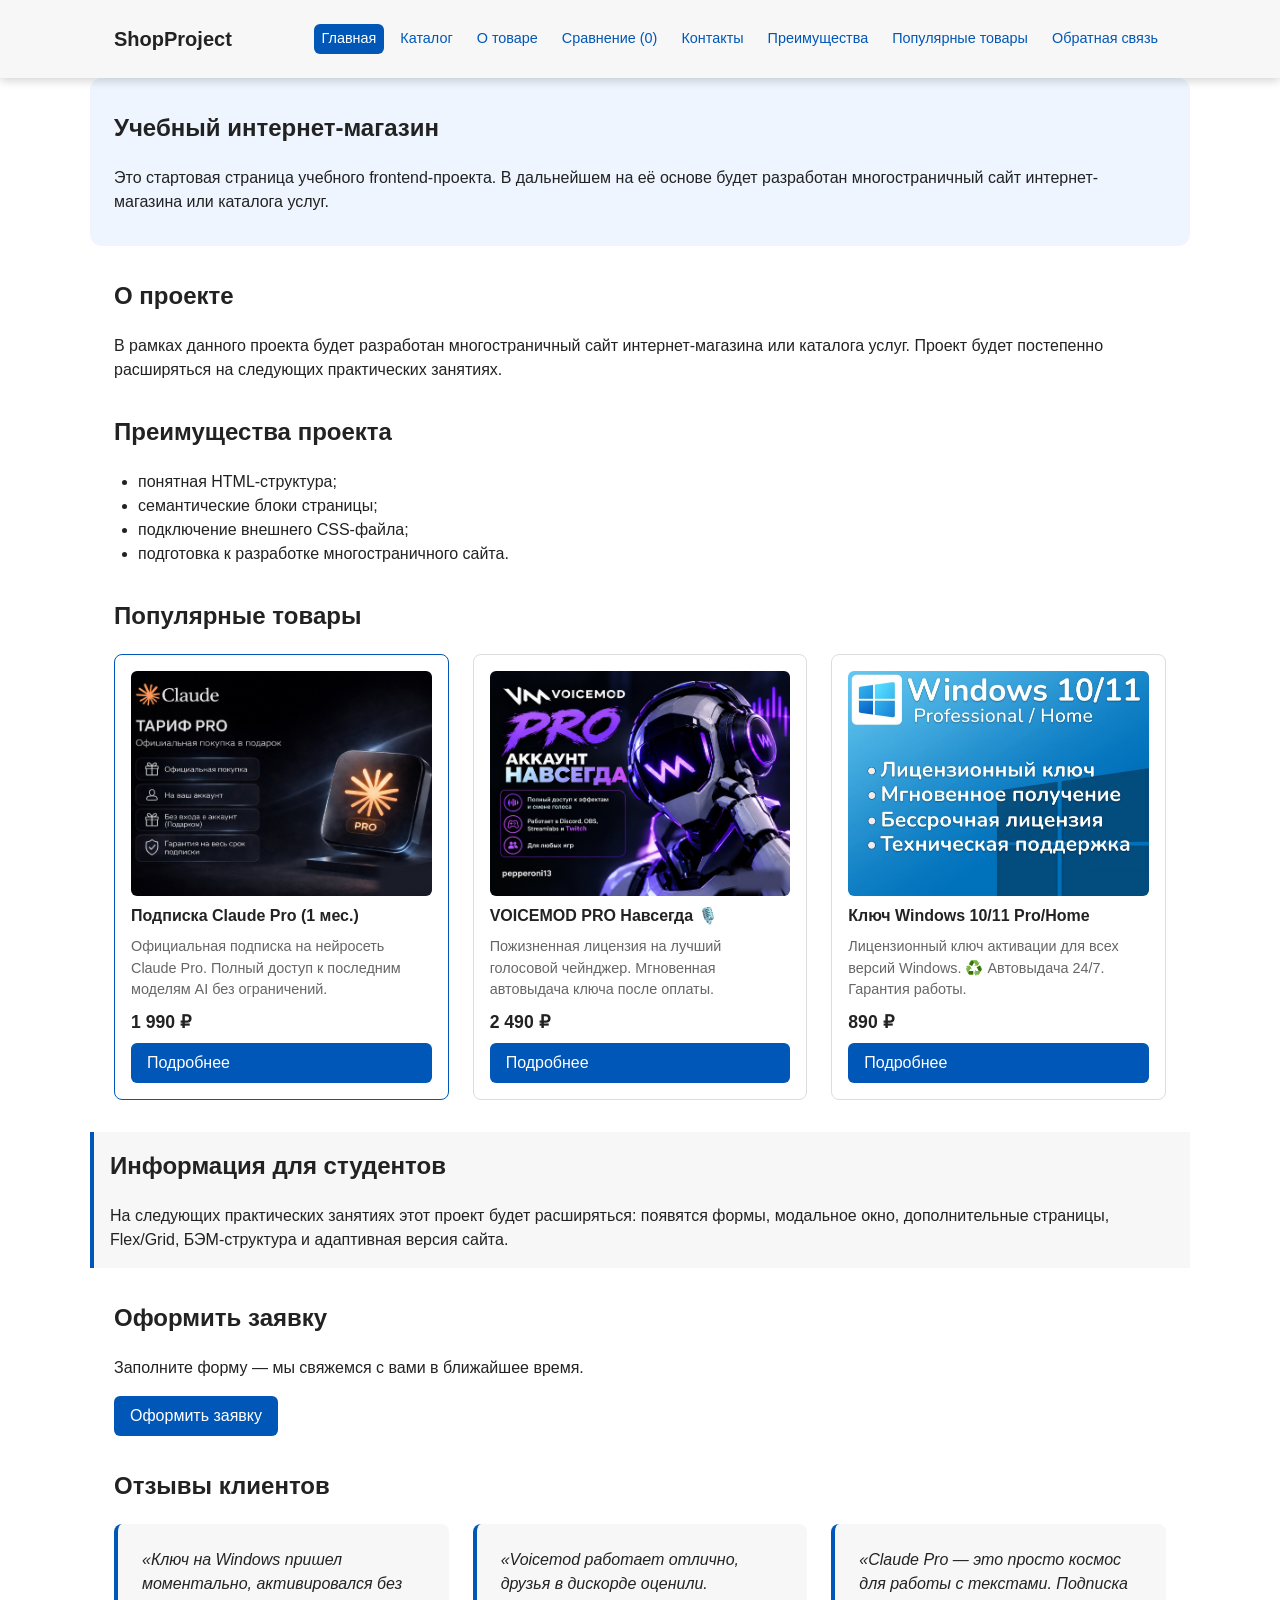
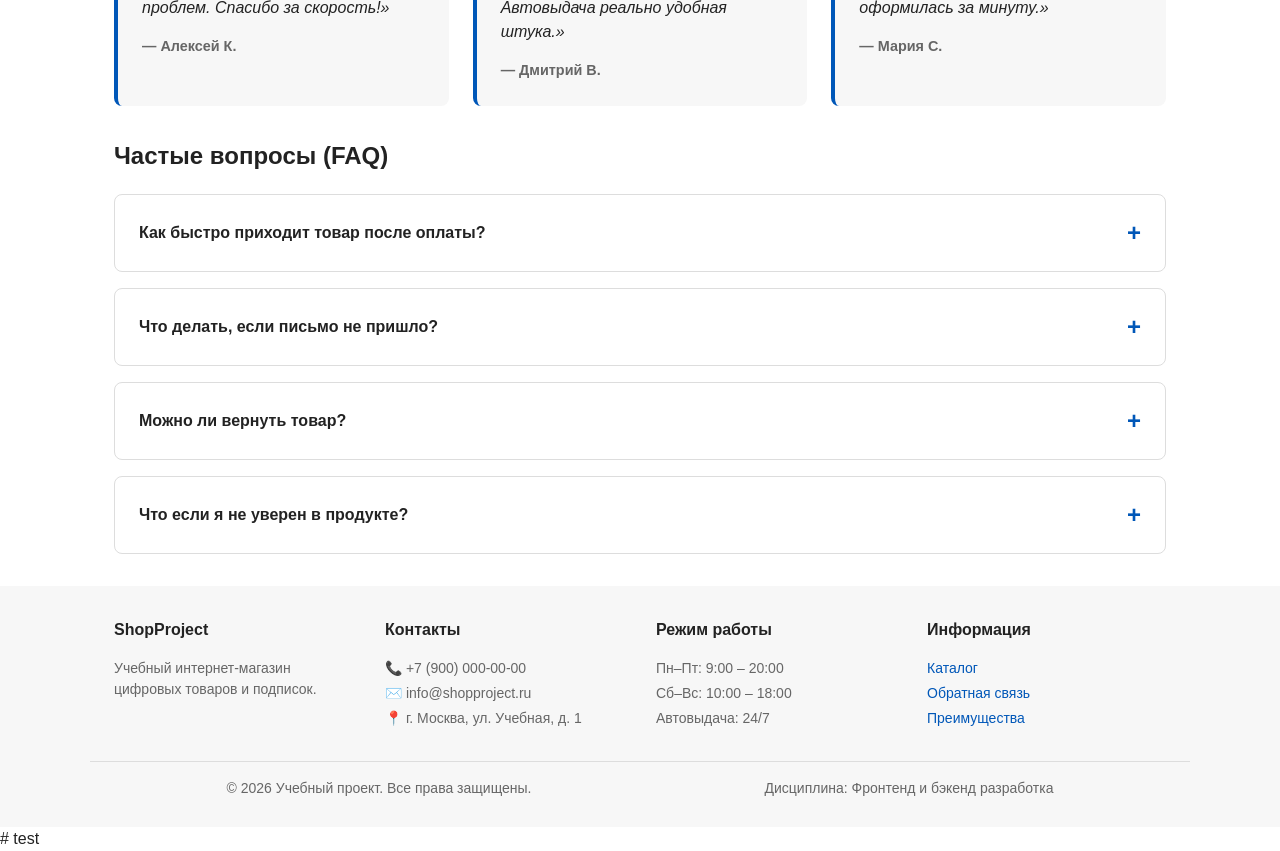
<file: index.html>
<!DOCTYPE html>
<html lang="ru">
<head>
  <meta charset="UTF-8">
  <meta name="viewport" content="width=device-width, initial-scale=1.0">
  <meta name="description" content="Учебный интернет-магазин: популярные товары, преимущества и форма заявки.">
  <title>Главная – Учебный интернет-магазин</title>
  <link rel="stylesheet" href="css/style.css">
</head>
<body>
  <header class="site-header">
    <div class="site-header__inner">
      <a class="site-header__logo" href="index.html">ShopProject</a>

      <nav class="site-nav" aria-label="Основная навигация">
        <ul class="site-nav__list">
          <li class="site-nav__item">
            <a class="site-nav__link site-nav__link--active" href="index.html">Главная</a>
          </li>
          <li class="site-nav__item">
            <a class="site-nav__link" href="catalog.html">Каталог</a>
          </li>
          <li class="site-nav__item">
            <a class="site-nav__link" href="product.html?id=1">О товаре</a>
          </li>
          <li class="site-nav__item">
            <a class="site-nav__link" href="compare.html">Сравнение (<span id="compare-count">0</span>)</a>
          </li>
          <li class="site-nav__item">
            <a class="site-nav__link" href="contacts.html">Контакты</a>
          </li>
          <li class="site-nav__item">
            <a class="site-nav__link" href="index.html#advantages">Преимущества</a>
          </li>
          <li class="site-nav__item">
            <a class="site-nav__link" href="index.html#popular">Популярные товары</a>
          </li>
          <li class="site-nav__item">
            <a class="site-nav__link" href="index.html#contacts">Обратная связь</a>
          </li>
        </ul>
      </nav>
    </div>
  </header>

  <main>
    <section class="hero">
      <h1 class="hero__title">Учебный интернет-магазин</h1>
      <p class="hero__text">Это стартовая страница учебного frontend-проекта. В дальнейшем на её основе будет разработан многостраничный сайт интернет-магазина или каталога услуг.</p>
    </section>

    <section class="discription__section">
      <h2 class="discription__section__title">О проекте</h2>
      <p class="discription__section_text">В рамках данного проекта будет разработан многостраничный сайт интернет-магазина или каталога услуг. Проект будет постепенно расширяться на следующих практических занятиях.</p>
    </section>

    <section class="section" id="advantages">
      <h2 class="section__title">Преимущества проекта</h2>
      <ul class="section__list">
        <li>понятная HTML-структура;</li>
        <li>семантические блоки страницы;</li>
        <li>подключение внешнего CSS-файла;</li>
        <li>подготовка к разработке многостраничного сайта.</li>
      </ul>
    </section>

    <section class="section" id="popular">
      <h2 class="section__title">Популярные товары</h2>

      <div class="products-grid">
        <article class="product-card product-card--featured">
          <img class="product-card__image" src="images/product-1.jpg" alt="Логотип Claude Pro">
          <h3 class="product-card__title">Подписка Claude Pro (1 мес.)</h3>
          <p class="product-card__description">Официальная подписка на нейросеть Claude Pro. Полный доступ к последним моделям AI без ограничений.</p>
          <p class="product-card__price">1 990 ₽</p>
          <a class="button button--primary product-card__button" href="product.html?id=1">Подробнее</a>
        </article>

        <article class="product-card">
          <img class="product-card__image" src="images/product-2.jpg" alt="Логотип Voicemod Pro">
          <h3 class="product-card__title">VOICEMOD PRO Навсегда 🎙️</h3>
          <p class="product-card__description">Пожизненная лицензия на лучший голосовой чейнджер. Мгновенная автовыдача ключа после оплаты.</p>
          <p class="product-card__price">2 490 ₽</p>
          <a class="button button--primary product-card__button" href="product.html?id=2">Подробнее</a>
        </article>

        <article class="product-card">
          <img class="product-card__image" src="images/product-3.jpg" alt="Коробка Windows 10/11">
          <h3 class="product-card__title">Ключ Windows 10/11 Pro/Home</h3>
          <p class="product-card__description">Лицензионный ключ активации для всех версий Windows. ♻️ Автовыдача 24/7. Гарантия работы.</p>
          <p class="product-card__price">890 ₽</p>
          <a class="button button--primary product-card__button" href="product.html?id=3">Подробнее</a>
        </article>
      </div>
    </section>

    <aside class="aside-info">
      <h2 class="aside-info__title">Информация для студентов</h2>
      <p class="aside-info__text">На следующих практических занятиях этот проект будет расширяться: появятся формы, модальное окно, дополнительные страницы, Flex/Grid, БЭМ-структура и адаптивная версия сайта.</p>
    </aside>

    <section class="section">
      <h2 class="section__title">Оформить заявку</h2>
      <p class="section__text">Заполните форму — мы свяжемся с вами в ближайшее время.</p>
      <button type="button" class="button button--primary" id="open-order-dialog">Оформить заявку</button>
    </section>
      <!-- Блок с отзывами -->
    <section class="section" id="reviews">
      <h2 class="section__title">Отзывы клиентов</h2>
      <div class="reviews-grid">
        
        <blockquote class="review-card">
          <p class="review-card__text">«Ключ на Windows пришел моментально, активировался без проблем. Спасибо за скорость!»</p>
          <footer class="review-card__author">— Алексей К.</footer>
        </blockquote>

        <blockquote class="review-card">
          <p class="review-card__text">«Voicemod работает отлично, друзья в дискорде оценили. Автовыдача реально удобная штука.»</p>
          <footer class="review-card__author">— Дмитрий В.</footer>
        </blockquote>

        <blockquote class="review-card">
          <p class="review-card__text">«Claude Pro — это просто космос для работы с текстами. Подписка оформилась за минуту.»</p>
          <footer class="review-card__author">— Мария С.</footer>
        </blockquote>

      </div>
    </section>

    <!-- Фиксированная кнопка прокрутки вверх -->
    <button class="scroll-top-btn" id="scroll-top-btn" type="button" aria-label="Прокрутить страницу вверх" title="Наверх">
      ↑
    </button>

    <!-- Блок FAQ -->
    <section class="section faq-section" id="faq">
      <h2 class="section__title">Частые вопросы (FAQ)</h2>
      
      <div class="faq-list">
        <!-- Вопрос 1 -->
        <article class="faq-item">
          <button class="faq-question" type="button" aria-expanded="false" aria-controls="answer-1">
            Как быстро приходит товар после оплаты?
          </button>
          <div class="faq-answer" id="answer-1" hidden>
            <p>Все цифровые товары (ключи Windows, подписки, услуги) отправляются автоматически на указанный E-mail в течение 1–5 минут после подтверждения платежа.</p>
          </div>
        </article>

        <!-- Вопрос 2 -->
        <article class="faq-item">
          <button class="faq-question" type="button" aria-expanded="false" aria-controls="answer-2">
            Что делать, если письмо не пришло?
          </button>
          <div class="faq-answer" id="answer-2" hidden>
            <p>Проверьте папку «Спам» или «Промоакции». Если письма нет там, напишите нам на info@shopproject.ru с темой заказа — мы вышлем дубликат вручную.</p>
          </div>
        </article>

        <!-- Вопрос 3 -->
        <article class="faq-item">
          <button class="faq-question" type="button" aria-expanded="false" aria-controls="answer-3">
            Можно ли вернуть товар?
          </button>
          <div class="faq-answer" id="answer-3" hidden>
            <p>Так как товары являются лицензионным, возврат возможен только в случае технической неисправности ключа, подтвержденной скриншотом ошибки активации. Срок обращения — 7 дней.</p>
          </div>
        </article>

        <!-- Вопрос 4 -->
        <article class="faq-item">
          <button class="faq-question" type="button" aria-expanded="false" aria-controls="answer-4">
            Что если я не уверен в продукте?
          </button>
          <div class="faq-answer" id="answer-4" hidden>
            <p>Вы всегда можете посмотреть обзоры других пользователей на интересующий товар или услугу. Так же вы сами можете написать отзыв на товар после покупки, чтобы помочь нам улучшить сервис и помочь другим пользователям.</p>
          </div>
        </article>
      </div>
    </section>
  </main>

   <footer class="site-footer" id="contacts">
    <div class="site-footer__inner">
      <div class="site-footer__column">
        <h3 class="site-footer__title">ShopProject</h3>
        <p class="site-footer__text">Учебный интернет-магазин цифровых товаров и подписок.</p>
      </div>

      <div class="site-footer__column">
        <h3 class="site-footer__title">Контакты</h3>
        <ul class="site-footer__list">
          <li>📞 +7 (900) 000-00-00</li>
          <li>✉️ info@shopproject.ru</li>
          <li>📍 г. Москва, ул. Учебная, д. 1</li>
        </ul>
      </div>

      <div class="site-footer__column">
        <h3 class="site-footer__title">Режим работы</h3>
        <ul class="site-footer__list">
          <li>Пн–Пт: 9:00 – 20:00</li>
          <li>Сб–Вс: 10:00 – 18:00</li>
          <li>Автовыдача: 24/7</li>
        </ul>
      </div>

      <div class="site-footer__column">
        <h3 class="site-footer__title">Информация</h3>
        <ul class="site-footer__list">
          <li><a href="catalog.html">Каталог</a></li>
          <li><a href="contacts.html">Обратная связь</a></li>
          <li><a href="index.html#advantages">Преимущества</a></li>
        </ul>
      </div>
    </div>

    <div class="site-footer__bottom">
      <p class="site-footer__text">&copy; 2026 Учебный проект. Все права защищены.</p>
      <p class="site-footer__text">Дисциплина: Фронтенд и бэкенд разработка</p>
    </div>
  </footer>

  <dialog class="order-dialog" id="order-dialog" aria-labelledby="order-dialog-title">
    <h2 class="order-dialog__title" id="order-dialog-title">Оформление заявки</h2>

    <form class="order-form" id="order-form" novalidate>

      <div class="order-form__field">
        <label class="order-form__label" for="order-name">Имя</label>
        <input class="order-form__input" type="text" id="order-name" name="name"
              placeholder="Введите ваше имя" required minlength="2">
        <small class="order-form__hint">Укажите ваше имя</small>
      </div>

      <div class="order-form__field">
        <label class="order-form__label" for="order-email">E-mail</label>
        <input class="order-form__input" type="email" id="order-email" name="email"
              placeholder="example@mail.ru" required>
      </div>

      <div class="order-form__field">
        <label class="order-form__label" for="order-phone">Телефон</label>
        <input class="order-form__input" type="tel" id="order-phone" name="phone"
              placeholder="+7 (900) 000-00-00" required>
        <small class="order-form__hint">Формат: +7 (900) 000-00-00</small>
      </div>

      <div class="order-form__field">
        <label class="order-form__label" for="order-date">Дата связи</label>
        <input class="order-form__input" type="date" id="order-date" name="date"
              placeholder="дд.мм.гггг">
      </div>

      <div class="order-form__field">
        <label class="order-form__label" for="order-topic">Тема заявки</label>
        <select class="order-form__select" id="order-topic" name="topic" required>
          <option value="">Выберите тему</option>
          <option value="order">Заказ товара</option>
          <option value="consultation">Консультация</option>
          <option value="return">Возврат</option>
          <option value="other">Другое</option>
        </select>
      </div>

      <div class="order-form__field">
        <label class="order-form__label" for="order-comment">Комментарий</label>
        <textarea class="order-form__textarea" id="order-comment" name="comment"
                  rows="4" placeholder="Укажите дополнительную информацию"></textarea>
      </div>

      <div class="order-form__field">
        <label class="order-form__label order-form__label--checkbox">
          <input class="order-form__checkbox" type="checkbox" name="agree" required>
          Я согласен на обработку данных
        </label>
      </div>

      <div class="order-form__actions">
        <button type="button" class="button button--secondary" id="close-order-dialog">Закрыть</button>
        <button type="submit" class="button button--primary">Отправить заявку</button>
      </div>

    </form>
  </dialog>

  <div class="success-message" id="success-message" hidden>
    Заявка успешно отправлена! Мы свяжемся с вами в ближайшее время.
  </div>

  <script src="js/main.js" defer></script>
</body>
</html>
# test
</file>
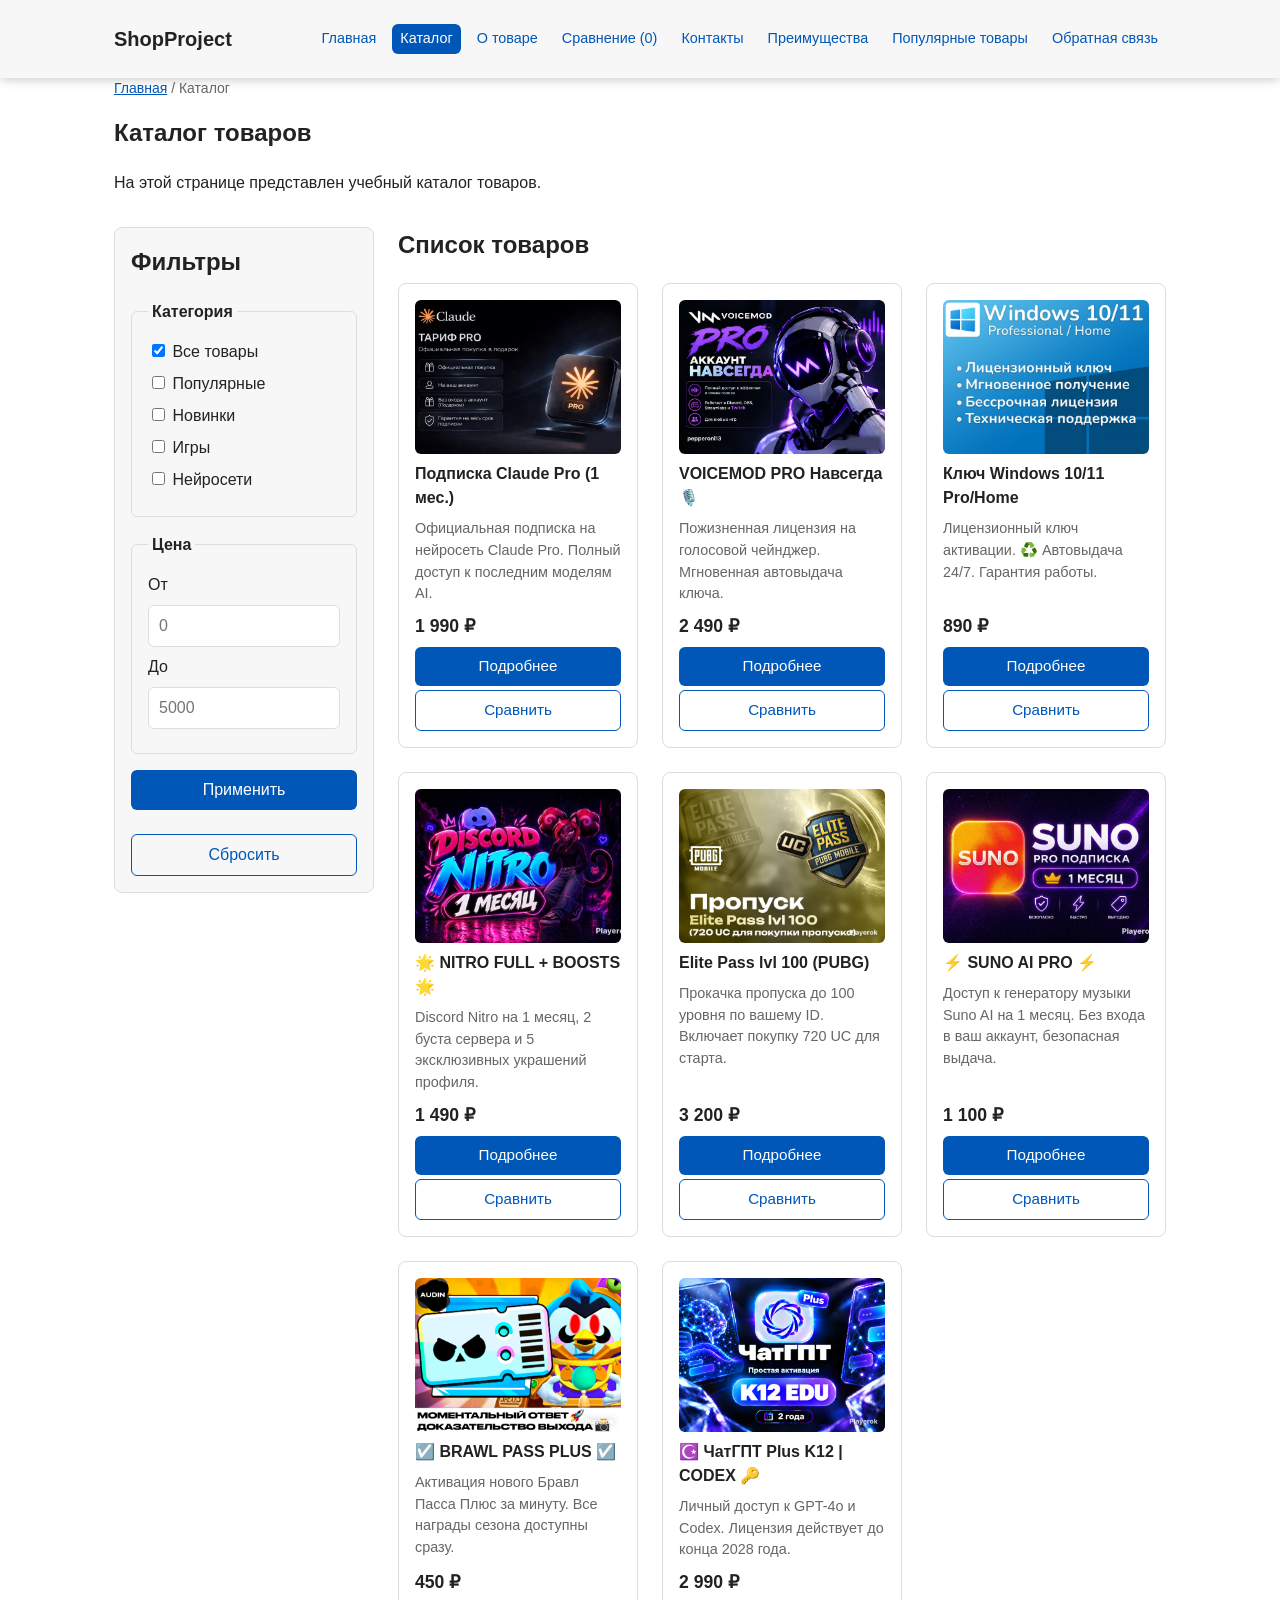
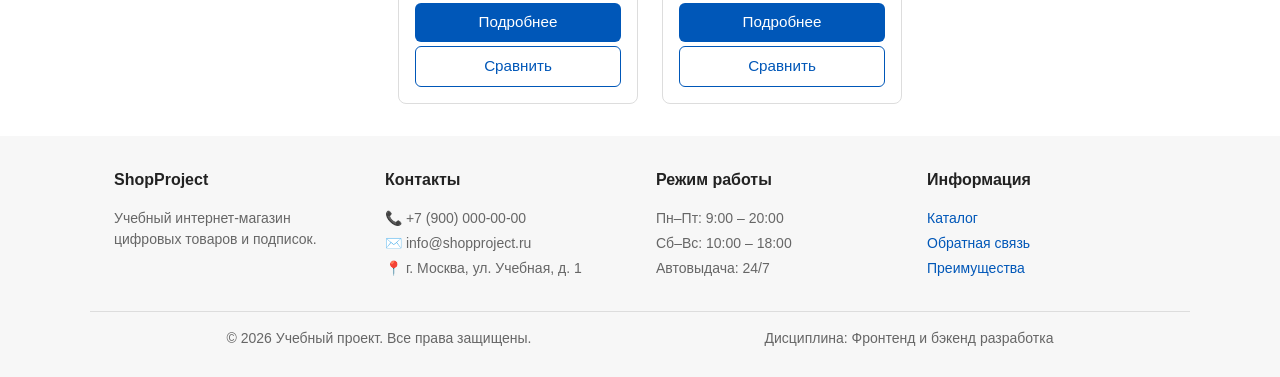
<file: catalog.html>
<!DOCTYPE html>
<html lang="ru">
<head>
  <meta charset="UTF-8">
  <meta name="viewport" content="width=device-width, initial-scale=1.0">
  <meta name="description" content="Каталог товаров учебного интернет-магазина.">
  <title>Каталог товаров – Учебный интернет-магазин</title>
  <link rel="stylesheet" href="css/style.css">
</head>
<body>
  <header class="site-header">
    <div class="site-header__inner">
      <a class="site-header__logo" href="index.html">ShopProject</a>

        <ul class="site-nav__list">
          <li class="site-nav__item">
            <a class="site-nav__link" href="index.html">Главная</a>
          </li>
          <li class="site-nav__item">
            <a class="site-nav__link site-nav__link--active" href="catalog.html">Каталог</a>
          </li>
          <li class="site-nav__item">
            <a class="site-nav__link" href="product.html?id=1">О товаре</a>
          </li>
          <li class="site-nav__item">
            <a class="site-nav__link" href="compare.html">Сравнение (<span id="compare-count">0</span>)</a>
          </li>
          <li class="site-nav__item">
            <a class="site-nav__link" href="contacts.html">Контакты</a>
          </li>
          <li class="site-nav__item">
            <a class="site-nav__link" href="index.html#advantages">Преимущества</a>
          </li>
          <li class="site-nav__item">
            <a class="site-nav__link" href="index.html#popular">Популярные товары</a>
          </li>
          <li class="site-nav__item">
            <a class="site-nav__link" href="index.html#contacts">Обратная связь</a>
          </li>
        </ul>
      </nav>
    </div>
  </header>

  <main>
    <nav class="breadcrumbs" aria-label="Хлебные крошки">
      <a class="breadcrumbs__link" href="index.html">Главная</a>
      <span class="breadcrumbs__current">Каталог</span>
    </nav>

    <section class="section">
      <h1 class="section__title">Каталог товаров</h1>
      <p class="section__text">На этой странице представлен учебный каталог товаров.</p>
    </section>

    <section class="catalog-layout">
      <aside class="catalog-filters">
        <h2 class="catalog-filters__title">Фильтры</h2>

        <form class="filters-form" id="catalog-filter-form">
          <fieldset class="filters-form__group">
            <legend class="filters-form__legend">Категория</legend>

            <label class="filters-form__label">
              <input type="checkbox" name="category" value="all" checked>
              Все товары
            </label>

            <label class="filters-form__label">
              <input type="checkbox" name="category" value="popular">
              Популярные
            </label>

            <label class="filters-form__label">
              <input type="checkbox" name="category" value="new">
              Новинки
            </label>

            <label class="filters-form__label">
              <input type="checkbox" name="category" value="games">
              Игры
            </label>

            <label class="filters-form__label">
              <input type="checkbox" name="category" value="ai">
              Нейросети
            </label>
          </fieldset>

          <fieldset class="filters-form__group">
            <legend class="filters-form__legend">Цена</legend>

            <label class="filters-form__label" for="price-from">От</label>
            <input class="filters-form__input" id="price-from" name="price-from" type="number" min="0" placeholder="0">

            <label class="filters-form__label" for="price-to">До</label>
            <input class="filters-form__input" id="price-to" name="price-to" type="number" min="0" placeholder="5000">
          </fieldset>

          <button class="button button--primary" type="submit">Применить</button>
          <button class="button button--secondary" type="reset" style="margin-top: var(--space-sm); width: 100%;">Сбросить</button>
        </form>
      </aside>

      <section class="catalog-products">
        <h2 class="catalog-products__title">Список товаров</h2>

        <div class="products-grid" id="products-container">
          
          <!-- Товар 1: Популярное + Нейросети -->
          <article class="product-card" data-id="1" data-category="popular,ai" data-price="1990">
            <img class="product-card__image" src="images/product-1.jpg" alt="Логотип Claude Pro">
            <h3 class="product-card__title">Подписка Claude Pro (1 мес.)</h3>
            <p class="product-card__description">Официальная подписка на нейросеть Claude Pro. Полный доступ к последним моделям AI.</p>
            
            <p class="product-card__price">1 990 ₽</p>
            <div class="product-actions">
              <a class="button button--primary product-card__button" href="product.html?id=1">Подробнее</a>
              <button class="button button--secondary compare-btn" type="button" data-compare-id="1">Сравнить</button>
            </div>
          </article>

          <!-- Товар 2: Популярное -->
          <article class="product-card" data-id="2" data-category="popular" data-price="2490">
            <img class="product-card__image" src="images/product-2.jpg" alt="Логотип Voicemod Pro">
            <h3 class="product-card__title">VOICEMOD PRO Навсегда 🎙️</h3>
            <p class="product-card__description">Пожизненная лицензия на голосовой чейнджер. Мгновенная автовыдача ключа.</p>
            <p class="product-card__price">2 490 ₽</p>
            <div class="product-actions">
              <a class="button button--primary product-card__button" href="product.html?id=2">Подробнее</a>
              <button class="button button--secondary compare-btn" type="button" data-compare-id="2">Сравнить</button>
            </div>
          </article>

          <!-- Товар 3: Популярное -->
          <article class="product-card" data-id="3" data-category="popular" data-price="890">
            <img class="product-card__image" src="images/product-3.jpg" alt="Коробка Windows 10/11">
            <h3 class="product-card__title">Ключ Windows 10/11 Pro/Home</h3>
            <p class="product-card__description">Лицензионный ключ активации. ♻️ Автовыдача 24/7. Гарантия работы.</p>
            <p class="product-card__price">890 ₽</p>
            <div class="product-actions">
              <a class="button button--primary product-card__button" href="product.html?id=3">Подробнее</a>
              <button class="button button--secondary compare-btn" type="button" data-compare-id="3">Сравнить</button>
            </div>
          </article>

          <!-- Товар 4: Новинка + Игры -->
          <article class="product-card" data-id="4" data-category="new,games" data-price="1490">
            <img class="product-card__image" src="images/product-4.jpg" alt="Discord Nitro">
            <h3 class="product-card__title">🌟 NITRO FULL + BOOSTS 🌟</h3>
            <p class="product-card__description">Discord Nitro на 1 месяц, 2 буста сервера и 5 эксклюзивных украшений профиля.</p>
            <p class="product-card__price">1 490 ₽</p>
            <div class="product-actions">
              <a class="button button--primary product-card__button" href="product.html?id=4">Подробнее</a>
              <button class="button button--secondary compare-btn" type="button" data-compare-id="4">Сравнить</button>
            </div>
          </article>

          <!-- Товар 5: Игры -->
          <article class="product-card" data-id="5" data-category="games" data-price="3200">
            <img class="product-card__image" src="images/product-5.jpg" alt="PUBG Mobile Elite Pass">
            <h3 class="product-card__title">Elite Pass lvl 100 (PUBG)</h3>
            <p class="product-card__description">Прокачка пропуска до 100 уровня по вашему ID. Включает покупку 720 UC для старта.</p>
            <p class="product-card__price">3 200 ₽</p>
            <div class="product-actions">
            <a class="button button--primary product-card__button" href="product.html?id=5">Подробнее</a>
            <button class="button button--secondary compare-btn" type="button" data-compare-id="5">Сравнить</button>
            </div>
          </article>

          <!-- Товар 6: Новинка + Нейросети -->
          <article class="product-card" data-id="6" data-category="new,ai" data-price="1100">
            <img class="product-card__image" src="images/product-6.jpg" alt="Suno AI Logo">
            <h3 class="product-card__title">⚡️ SUNO AI PRO ⚡️</h3>
            <p class="product-card__description">Доступ к генератору музыки Suno AI на 1 месяц. Без входа в ваш аккаунт, безопасная выдача.</p>
            <p class="product-card__price">1 100 ₽</p>
            <div class="product-actions">
            <a class="button button--primary product-card__button" href="product.html?id=6">Подробнее</a>
            <button class="button button--secondary compare-btn" type="button" data-compare-id="6">Сравнить</button>
            </div>
          </article>

          <!-- Товар 7: Игры -->
          <article class="product-card" data-id="7" data-category="games" data-price="450">
            <img class="product-card__image" src="images/product-7.jpg" alt="Brawl Stars Pass">
            <h3 class="product-card__title">☑️ BRAWL PASS PLUS ☑️</h3>
            <p class="product-card__description">Активация нового Бравл Пасса Плюс за минуту. Все награды сезона доступны сразу.</p>
            <p class="product-card__price">450 ₽</p>
            <div class="product-actions">
            <a class="button button--primary product-card__button" href="product.html?id=7">Подробнее</a>
            <button class="button button--secondary compare-btn" type="button" data-compare-id="7">Сравнить</button>
          </div>
          </article>

          <!-- Товар 8: Новинка + Нейросети -->
          <article class="product-card" data-id="8" data-category="new,ai" data-price="2990">
            <img class="product-card__image" src="images/product-8.jpg" alt="ChatGPT Plus Key">
            <h3 class="product-card__title">☪️ ЧатГПТ Plus K12 | CODEX 🔑</h3>
            <p class="product-card__description">Личный доступ к GPT-4o и Codex. Лицензия действует до конца 2028 года.</p>
            <p class="product-card__price">2 990 ₽</p>
            <div class="product-actions">
            <a class="button button--primary product-card__button" href="product.html?id=8">Подробнее</a>
            <button class="button button--secondary compare-btn" type="button" data-compare-id="8">Сравнить</button>
          </div>
          </article>

        </div>
        
        <div id="no-results-msg" hidden style="text-align:center; padding: var(--space-xl); color: var(--color-muted); grid-column: 1 / -1;">
          По вашему запросу ничего не найдено. Попробуйте изменить фильтры.
        </div>
      </section>
    </section>
    <button class="scroll-top-btn" id="scroll-top-btn" type="button" aria-label="Прокрутить страницу вверх" title="Наверх">
      ↑
    </button>
  </main>

  <footer class="site-footer" id="contacts">
    <div class="site-footer__inner">
      <div class="site-footer__column">
        <h3 class="site-footer__title">ShopProject</h3>
        <p class="site-footer__text">Учебный интернет-магазин цифровых товаров и подписок.</p>
      </div>
      <div class="site-footer__column">
        <h3 class="site-footer__title">Контакты</h3>
        <ul class="site-footer__list">
          <li>📞 +7 (900) 000-00-00</li>
          <li>✉️ info@shopproject.ru</li>
          <li>📍 г. Москва, ул. Учебная, д. 1</li>
        </ul>
      </div>
      <div class="site-footer__column">
        <h3 class="site-footer__title">Режим работы</h3>
        <ul class="site-footer__list">
          <li>Пн–Пт: 9:00 – 20:00</li>
          <li>Сб–Вс: 10:00 – 18:00</li>
          <li>Автовыдача: 24/7</li>
        </ul>
      </div>
      <div class="site-footer__column">
        <h3 class="site-footer__title">Информация</h3>
        <ul class="site-footer__list">
          <li><a href="catalog.html">Каталог</a></li>
          <li><a href="contacts.html">Обратная связь</a></li>
          <li><a href="index.html#advantages">Преимущества</a></li>
        </ul>
      </div>
    </div>
    <div class="site-footer__bottom">
      <p class="site-footer__text">&copy; 2026 Учебный проект. Все права защищены.</p>
      <p class="site-footer__text">Дисциплина: Фронтенд и бэкенд разработка</p>
    </div>
  </footer>

  <script src="js/db.js" defer></script>
  <script src="js/main.js" defer></script>
  <script src="js/catalog.js" defer></script>
</body>
</html>
</file>
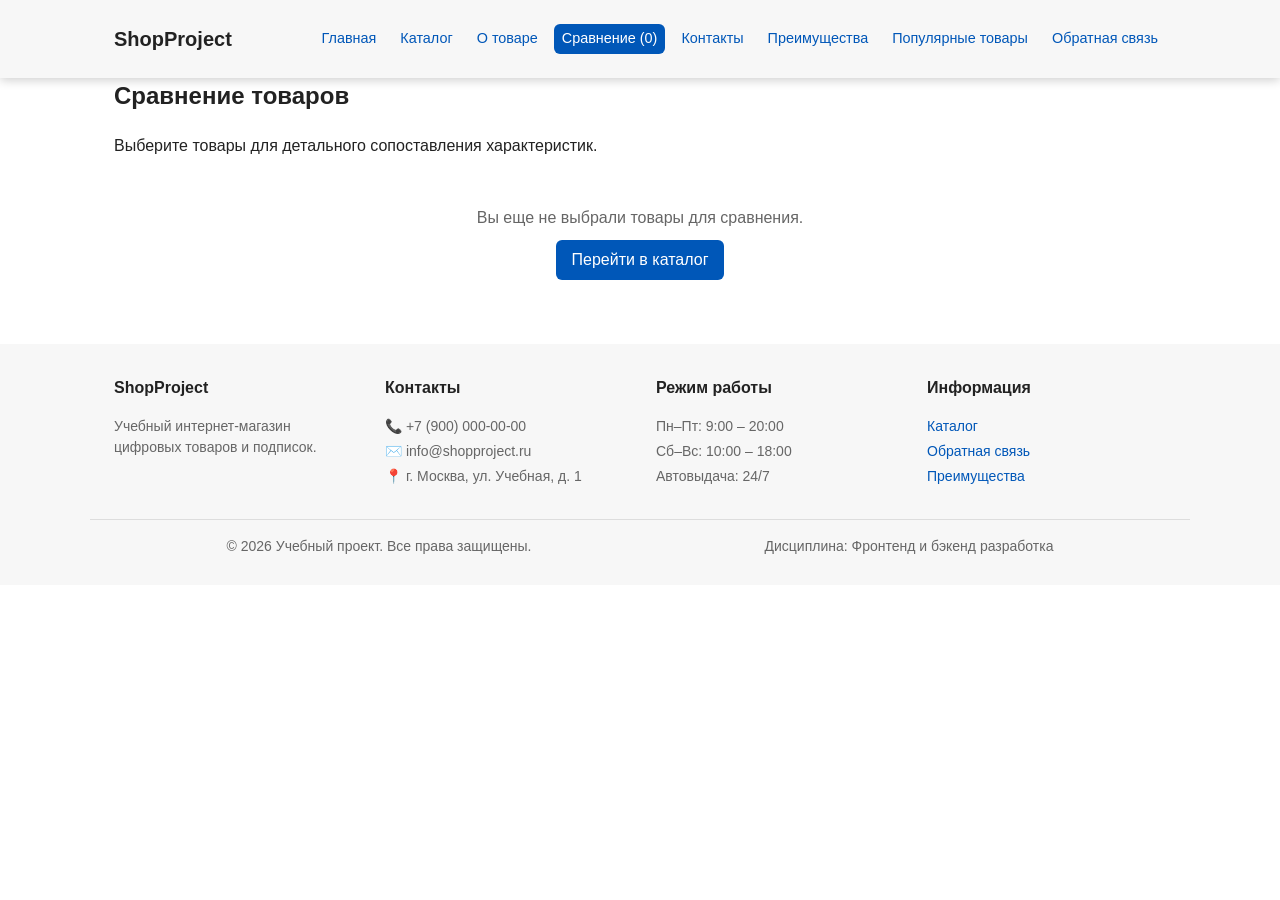
<file: compare.html>
<!DOCTYPE html>
<html lang="ru">
<head>
  <meta charset="UTF-8">
  <meta name="viewport" content="width=device-width, initial-scale=1.0">
  <title>Сравнение товаров – ShopProject</title>
  <link rel="stylesheet" href="css/style.css">
  <style>
    .compare-table {
      width: 100%;
      border-collapse: collapse;
      margin-top: var(--space-lg);
      background-color: var(--color-bg);
      box-shadow: 0 2px 8px rgba(0,0,0,0.05);
      border-radius: var(--radius-md);
      overflow: hidden;
    }
    .compare-table th, .compare-table td {
      padding: var(--space-md);
      text-align: left;
      border-bottom: 1px solid var(--color-border);
      vertical-align: top;
    }
    .compare-table th {
      background-color: var(--color-surface);
      font-weight: 700;
      width: 200px; /* Ширина колонки с названиями параметров */
    }
    .compare-table tr:last-child td,
    .compare-table tr:last-child th {
      border-bottom: none;
    }
    .compare-image {
      max-width: 150px;
      aspect-ratio: 4/3;
      object-fit: cover;
      border-radius: var(--radius-sm);
      display: block;
      margin-bottom: var(--space-sm);
    }
    .remove-from-compare {
      color: var(--color-danger);
      cursor: pointer;
      font-size: 0.9rem;
      text-decoration: underline;
      background: none;
      border: none;
      padding: 0;
      margin-top: var(--space-sm);
      display: inline-block;
    }
    .empty-compare-msg {
      text-align: center;
      padding: var(--space-xl);
      color: var(--color-muted);
    }
    @media (max-width: 768px) {
      .compare-table { display: block; overflow-x: auto; white-space: nowrap; }
      .compare-table th { position: sticky; left: 0; z-index: 1; }
    }
  </style>
</head>
<body>
  <header class="site-header">
    <div class="site-header__inner">
      <a class="site-header__logo" href="index.html">ShopProject</a>
      <nav class="site-nav" aria-label="Основная навигация">
        <ul class="site-nav__list">
          <li class="site-nav__item">
            <a class="site-nav__link" href="index.html">Главная</a>
          </li>
          <li class="site-nav__item">
            <a class="site-nav__link" href="catalog.html">Каталог</a>
          </li>
          <li class="site-nav__item">
            <a class="site-nav__link" href="product.html?id=1">О товаре</a>
          </li>
          <li class="site-nav__item">
            <a class="site-nav__link site-nav__link--active" href="compare.html">Сравнение (<span id="compare-count">0</span>)</a>
          </li>
          <li class="site-nav__item">
            <a class="site-nav__link" href="contacts.html">Контакты</a>
          </li>
          <li class="site-nav__item">
            <a class="site-nav__link" href="index.html#advantages">Преимущества</a>
          </li>
          <li class="site-nav__item">
            <a class="site-nav__link" href="index.html#popular">Популярные товары</a>
          </li>
          <li class="site-nav__item">
            <a class="site-nav__link" href="index.html#contacts">Обратная связь</a>
          </li>
        </ul>
      </nav>
    </div>
  </header>

  <main>
    <section class="section">
      <h1 class="section__title">Сравнение товаров</h1>
      <p class="section__text">Выберите товары для детального сопоставления характеристик.</p>
      
      <div id="compare-container">
        <!-- Сюда JS вставит таблицу -->
        <div class="empty-compare-msg">Вы еще не выбрали товары для сравнения.</div>
      </div>
    </section>
  </main>

  <footer class="site-footer">
    <div class="site-footer__inner">
       <!-- Твой стандартный футер -->
       <div class="site-footer__column">
        <h3 class="site-footer__title">ShopProject</h3>
        <p class="site-footer__text">Учебный интернет-магазин цифровых товаров и подписок.</p>
      </div>
      <div class="site-footer__column">
        <h3 class="site-footer__title">Контакты</h3>
        <ul class="site-footer__list">
          <li>📞 +7 (900) 000-00-00</li>
          <li>✉️ info@shopproject.ru</li>
          <li>📍 г. Москва, ул. Учебная, д. 1</li>
        </ul>
      </div>
      <div class="site-footer__column">
        <h3 class="site-footer__title">Режим работы</h3>
        <ul class="site-footer__list">
          <li>Пн–Пт: 9:00 – 20:00</li>
          <li>Сб–Вс: 10:00 – 18:00</li>
          <li>Автовыдача: 24/7</li>
        </ul>
      </div>
      <div class="site-footer__column">
        <h3 class="site-footer__title">Информация</h3>
        <ul class="site-footer__list">
          <li><a href="catalog.html">Каталог</a></li>
          <li><a href="contacts.html">Обратная связь</a></li>
          <li><a href="index.html#advantages">Преимущества</a></li>
        </ul>
      </div>
    </div>
    <div class="site-footer__bottom">
      <p class="site-footer__text">&copy; 2026 Учебный проект. Все права защищены.</p>
      <p class="site-footer__text">Дисциплина: Фронтенд и бэкенд разработка</p>
    </div>
  </footer>

    <script src="js/db.js" defer></script>
    <script src="js/main.js" defer></script>
    <script src="js/compare.js" defer></script>
</body>
</html>
</file>
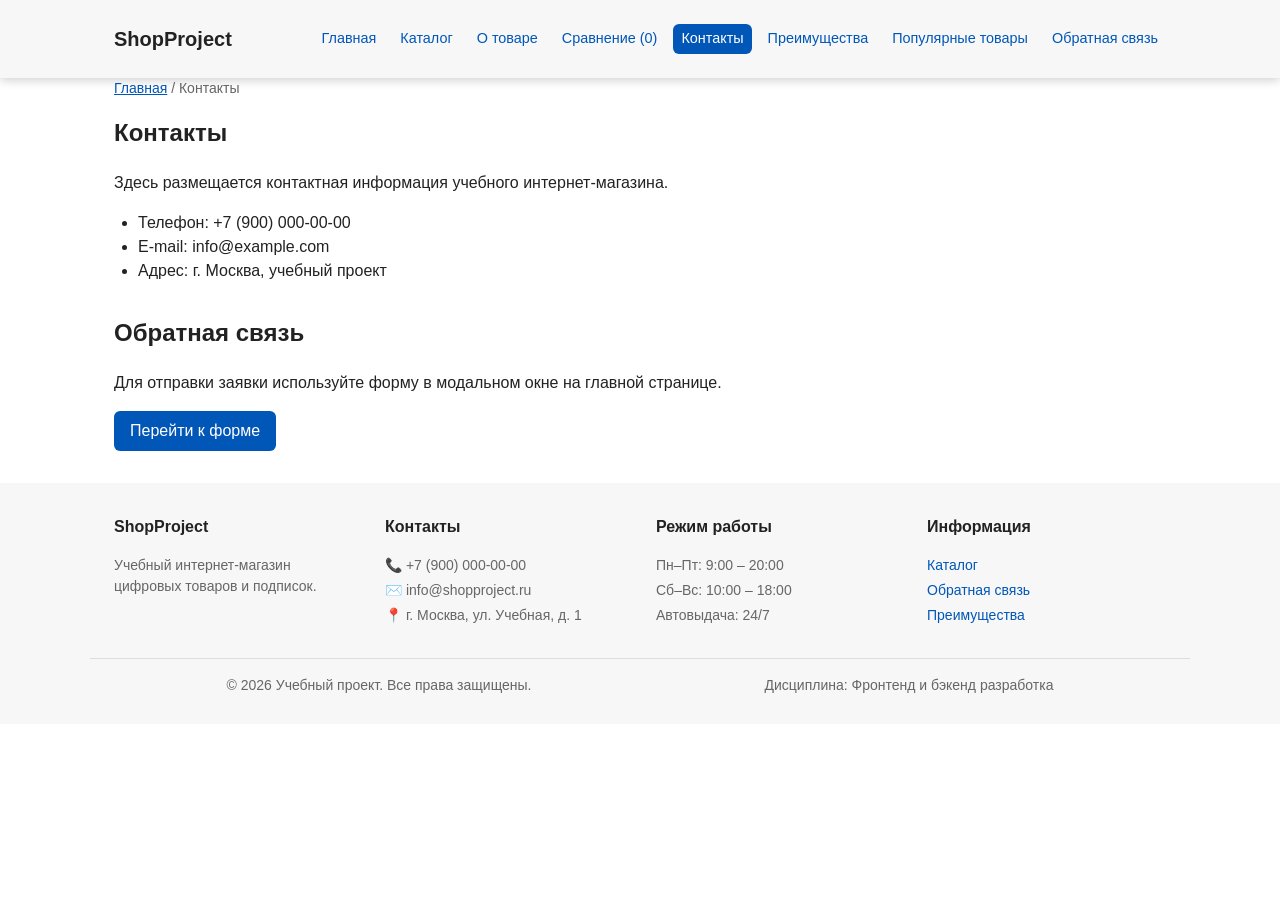
<file: contacts.html>
<!DOCTYPE html>
<html lang="ru">
<head>
  <meta charset="UTF-8">
  <meta name="viewport" content="width=device-width, initial-scale=1.0">
  <meta name="description" content="Контактная информация учебного интернет-магазина.">
  <title>Контакты – Учебный интернет-магазин</title>
  <link rel="stylesheet" href="css/style.css">
</head>
<body>
  <header class="site-header">
    <div class="site-header__inner">
      <a class="site-header__logo" href="index.html">ShopProject</a>

        <ul class="site-nav__list">
          <li class="site-nav__item">
            <a class="site-nav__link" href="index.html">Главная</a>
          </li>
          <li class="site-nav__item">
            <a class="site-nav__link" href="catalog.html">Каталог</a>
          </li>
          <li class="site-nav__item">
            <a class="site-nav__link" href="product.html?id=1">О товаре</a>
          </li>
          <li class="site-nav__item">
            <a class="site-nav__link" href="compare.html">Сравнение (<span id="compare-count">0</span>)</a>
          </li>
          <li class="site-nav__item">
            <a class="site-nav__link site-nav__link--active" href="contacts.html">Контакты</a>
          </li>
          <li class="site-nav__item">
            <a class="site-nav__link" href="index.html#advantages">Преимущества</a>
          </li>
          <li class="site-nav__item">
            <a class="site-nav__link" href="index.html#popular">Популярные товары</a>
          </li>
          <li class="site-nav__item">
            <a class="site-nav__link" href="index.html#contacts">Обратная связь</a>
          </li>
        </ul>
      </nav>
    </div>
  </header>

  <main>
    <nav class="breadcrumbs" aria-label="Хлебные крошки">
      <a class="breadcrumbs__link" href="index.html">Главная</a>
      <span class="breadcrumbs__current">Контакты</span>
    </nav>

    <section class="section">
      <h1 class="section__title">Контакты</h1>
      <p class="section__text">Здесь размещается контактная информация учебного интернет-магазина.</p>
      <ul class="section__list">
        <li>Телефон: +7 (900) 000-00-00</li>
        <li>E-mail: info@example.com</li>
        <li>Адрес: г. Москва, учебный проект</li>
      </ul>
    </section>

    <section class="section" id="feedback">
      <h2 class="section__title">Обратная связь</h2>
      <p class="section__text">Для отправки заявки используйте форму в модальном окне на главной странице.</p>
      <a class="button button--primary" href="index.html#contacts">Перейти к форме</a>
    </section>
  </main>

  <footer class="site-footer" id="contacts">
    <div class="site-footer__inner">
      <div class="site-footer__column">
        <h3 class="site-footer__title">ShopProject</h3>
        <p class="site-footer__text">Учебный интернет-магазин цифровых товаров и подписок.</p>
      </div>
      <div class="site-footer__column">
        <h3 class="site-footer__title">Контакты</h3>
        <ul class="site-footer__list">
          <li>📞 +7 (900) 000-00-00</li>
          <li>✉️ info@shopproject.ru</li>
          <li>📍 г. Москва, ул. Учебная, д. 1</li>
        </ul>
      </div>
      <div class="site-footer__column">
        <h3 class="site-footer__title">Режим работы</h3>
        <ul class="site-footer__list">
          <li>Пн–Пт: 9:00 – 20:00</li>
          <li>Сб–Вс: 10:00 – 18:00</li>
          <li>Автовыдача: 24/7</li>
        </ul>
      </div>
      <div class="site-footer__column">
        <h3 class="site-footer__title">Информация</h3>
        <ul class="site-footer__list">
          <li><a href="catalog.html">Каталог</a></li>
          <li><a href="contacts.html">Обратная связь</a></li>
          <li><a href="index.html#advantages">Преимущества</a></li>
        </ul>
      </div>
    </div>
    <div class="site-footer__bottom">
      <p class="site-footer__text">&copy; 2026 Учебный проект. Все права защищены.</p>
      <p class="site-footer__text">Дисциплина: Фронтенд и бэкенд разработка</p>
    </div>
  </footer>

  <script src="js/main.js" defer></script>
</body>
</html>
</file>
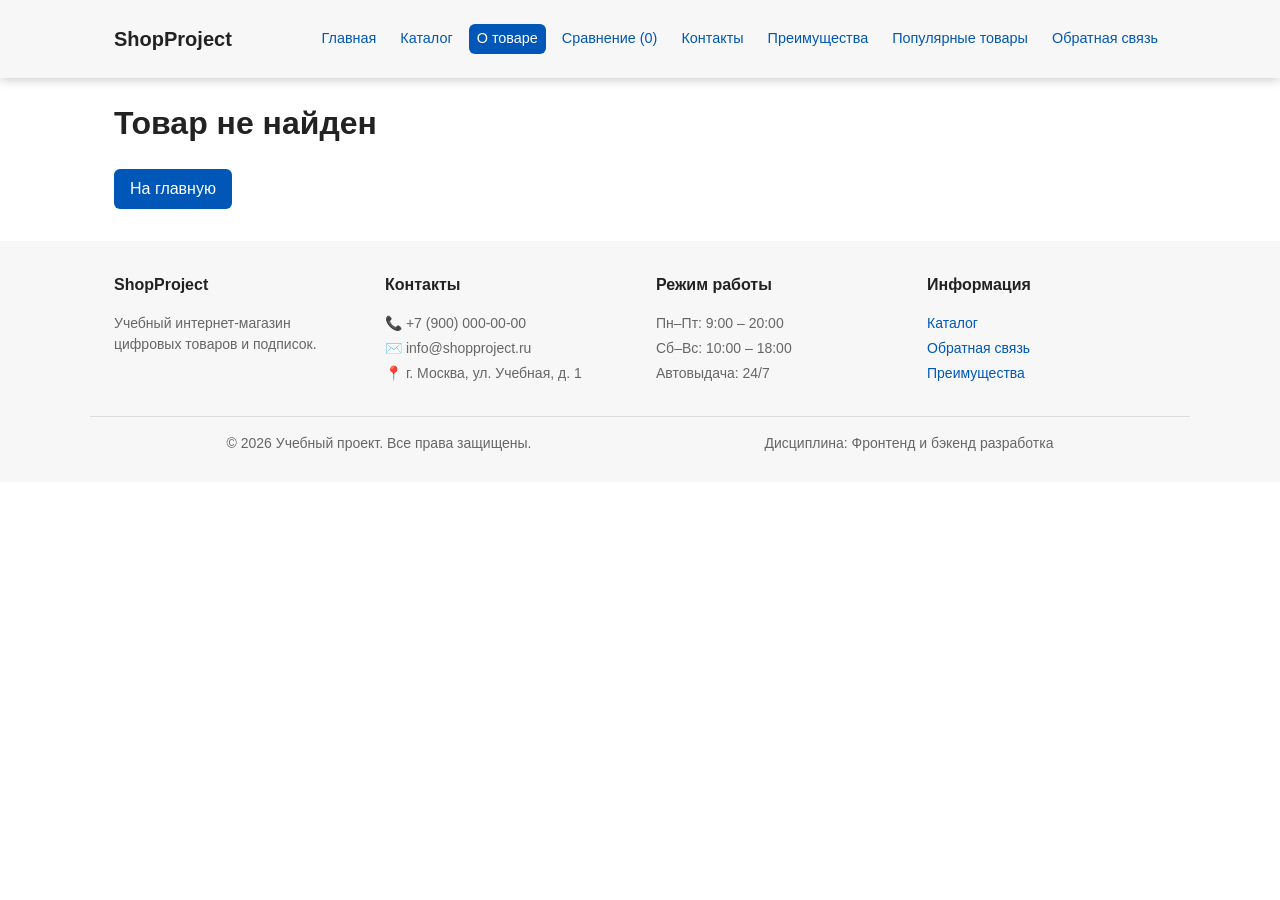
<file: product.html>
<!DOCTYPE html>
<html lang="ru">
<head>
  <meta charset="UTF-8">
  <meta name="viewport" content="width=device-width, initial-scale=1.0">
  <title>Товар – Учебный интернет-магазин</title>
  <link rel="stylesheet" href="css/style.css">
  <style>
    .product-detail { max-width: var(--container-width); margin: 0 auto var(--space-xl); padding: 0 var(--space-lg); }
    .product-detail__grid { display: grid; grid-template-columns: 1fr 1fr; gap: var(--space-xl); align-items: start; }
    .product-detail__image { width: 100%; border-radius: var(--radius-md); aspect-ratio: 4/3; object-fit: cover; }
    .product-detail__info { display: flex; flex-direction: column; gap: var(--space-md); }
    .product-detail__price { font-size: 1.5rem; font-weight: 700; color: var(--color-primary); }
    .product-detail__seller { font-size: 0.9rem; color: var(--color-muted); border-bottom: 1px solid var(--color-border); padding-bottom: var(--space-sm); }
    .product-detail__desc { line-height: 1.6; }
    .product-detail__features { list-style: none; padding: 0; margin: 0; display: grid; gap: var(--space-sm); }
    .product-detail__features li::before { content: "✓ "; color: var(--color-success); font-weight: bold; }
    .back-link { display: inline-flex; align-items: center; gap: var(--space-xs); margin-bottom: var(--space-lg); text-decoration: none; color: var(--color-muted); }
    .back-link:hover { color: var(--color-primary); }
    @media (max-width: 768px) { .product-detail__grid { grid-template-columns: 1fr; } }
  </style>
</head>
<body>
  <header class="site-header">
    <div class="site-header__inner">
      <a class="site-header__logo" href="index.html">ShopProject</a>
      <nav class="site-nav" aria-label="Основная навигация">
        <ul class="site-nav__list">
          <li class="site-nav__item">
            <a class="site-nav__link" href="index.html">Главная</a>
          </li>
          <li class="site-nav__item">
            <a class="site-nav__link" href="catalog.html">Каталог</a>
          </li>
          <li class="site-nav__item">
            <a class="site-nav__link site-nav__link--active" href="product.html?id=1">О товаре</a>
          </li>
          <li class="site-nav__item">
            <a class="site-nav__link" href="compare.html">Сравнение (<span id="compare-count">0</span>)</a>
          </li>
          <li class="site-nav__item">
            <a class="site-nav__link" href="contacts.html">Контакты</a>
          </li>
          <li class="site-nav__item">
            <a class="site-nav__link" href="index.html#advantages">Преимущества</a>
          </li>
          <li class="site-nav__item">
            <a class="site-nav__link" href="index.html#popular">Популярные товары</a>
          </li>
          <li class="site-nav__item">
            <a class="site-nav__link" href="index.html#contacts">Обратная связь</a>
          </li>
        </ul>
      </nav>
    </div>
  </header>

  <main>
    <div class="product-detail">
      <a href="javascript:history.back()" class="back-link">← Назад</a>
      
      <div class="product-detail__grid">
        <img id="p-image" class="product-detail__image" src="" alt="Товар">
        
        <div class="product-detail__info">
          <h1 id="p-title" class="section__title" style="margin-bottom: 0;">Загрузка...</h1>
          <p id="p-seller" class="product-detail__seller">Продавец: <strong>ShopProject Official</strong></p>
          <p id="p-price" class="product-detail__price">0 ₽</p>
          
          <div class="product-detail__desc">
            <h3>Описание</h3>
            <p id="p-short-desc"></p>
            <p id="p-full-desc"></p>
          </div>

          <div>
            <h3>Гарантии и доставка</h3>
            <ul class="product-detail__features" id="p-features"></ul>
          </div>

          <button class="button button--primary" id="p-buy-btn" type="button" style="align-self: flex-start; padding: 12px 32px; font-size: 1.1rem;">
            Заказать сейчас
          </button>
        </div>
      </div>

      <section class="section" style="margin-top: var(--space-xl); padding: 0;">
        <h2 class="section__title">Отзывы о товаре</h2>
        <div class="reviews-grid" id="p-reviews"></div>
      </section>
    </div>
  </main>

  <footer class="site-footer" id="contacts">
    <div class="site-footer__inner">
      <div class="site-footer__column">
        <h3 class="site-footer__title">ShopProject</h3>
        <p class="site-footer__text">Учебный интернет-магазин цифровых товаров и подписок.</p>
      </div>
      <div class="site-footer__column">
        <h3 class="site-footer__title">Контакты</h3>
        <ul class="site-footer__list">
          <li>📞 +7 (900) 000-00-00</li>
          <li>✉️ info@shopproject.ru</li>
          <li>📍 г. Москва, ул. Учебная, д. 1</li>
        </ul>
      </div>
      <div class="site-footer__column">
        <h3 class="site-footer__title">Режим работы</h3>
        <ul class="site-footer__list">
          <li>Пн–Пт: 9:00 – 20:00</li>
          <li>Сб–Вс: 10:00 – 18:00</li>
          <li>Автовыдача: 24/7</li>
        </ul>
      </div>
      <div class="site-footer__column">
        <h3 class="site-footer__title">Информация</h3>
        <ul class="site-footer__list">
          <li><a href="catalog.html">Каталог</a></li>
          <li><a href="contacts.html">Обратная связь</a></li>
          <li><a href="index.html#advantages">Преимущества</a></li>
        </ul>
      </div>
    </div>
    <div class="site-footer__bottom">
      <p class="site-footer__text">&copy; 2026 Учебный проект. Все права защищены.</p>
      <p class="site-footer__text">Дисциплина: Фронтенд и бэкенд разработка</p>
    </div>
  </footer>

  <dialog class="order-dialog" id="order-dialog" aria-labelledby="order-dialog-title">
    <h2 class="order-dialog__title" id="order-dialog-title">Оформление заявки</h2>
    <form class="order-form" id="order-form" novalidate>
      <div class="order-form__field">
        <label class="order-form__label" for="order-name">Имя</label>
        <input class="order-form__input" type="text" id="order-name" name="name" placeholder="Введите ваше имя" required minlength="2">
      </div>
      <div class="order-form__field">
        <label class="order-form__label" for="order-email">E-mail</label>
        <input class="order-form__input" type="email" id="order-email" name="email" placeholder="example@mail.ru" required>
      </div>
      <div class="order-form__field">
        <label class="order-form__label" for="order-comment">Комментарий</label>
        <textarea class="order-form__textarea" id="order-comment" name="comment" rows="3" readonly></textarea>
      </div>
      <div class="order-form__actions">
        <button type="button" class="button button--secondary" id="close-order-dialog">Закрыть</button>
        <button type="submit" class="button button--primary">Отправить</button>
      </div>
    </form>
  </dialog>
  <div class="success-message" id="success-message" hidden>Заявка отправлена!</div>

  <script src="js/product.js" defer></script>
  <script src="js/db.js" defer></script>
  <script src="js/main.js" defer></script>
</body>
</html>
</file>
<file: css/style.css>
/* ===================================
   1. Переменные проекта
   =================================== */
:root {
  /* Основные цвета */
  --color-bg: #ffffff;
  --color-text: #222222;
  --color-muted: #666666;
  --color-primary: #0057b8;
  --color-primary-dark: #003f86;
  --color-border: #dddddd;
  --color-surface: #f7f7f7;
  --color-surface-accent: #eef5ff;
  --color-danger: #b00020;
  --color-success: #168a2f;
  --color-success-bg: #eefaf0;
  --color-white: #ffffff;

  /* Отступы */
  --space-xs: 4px;
  --space-sm: 8px;
  --space-md: 16px;
  --space-lg: 24px;
  --space-xl: 32px;

  /* Скругления */
  --radius-sm: 6px;
  --radius-md: 8px;
  --radius-lg: 12px;

  /* Размеры */
  --container-width: 1100px;
}

/* ===================================
   2. Базовые стили
   =================================== */
* {
  box-sizing: border-box;
}

html {
  scroll-behavior: smooth;
}

body {
  margin: 0;
  font-family: Arial, sans-serif;
  line-height: 1.5;
  color: var(--color-text);
  background-color: var(--color-bg);
}

:target {
  outline: 2px dashed var(--color-primary);
  outline-offset: 4px;
}

/* ===================================
   3. Общие элементы интерфейса
   =================================== */

/* --- Ссылки --- */
a {
  color: var(--color-primary);
}
a:hover {
  color: var(--color-primary-dark);
}
a:focus-visible {
  outline: 2px solid var(--color-primary);
  outline-offset: 3px;
}

/* --- Кнопки (блок button + модификаторы) --- */
.button {
  display: inline-block;
  padding: var(--space-sm) var(--space-md);
  border: none;
  border-radius: var(--radius-sm);
  font: inherit;
  text-decoration: none;
  cursor: pointer;
  transition: background-color 0.2s ease, color 0.2s ease;
}

.button--primary {
  color: var(--color-white);
  background-color: var(--color-primary);
}
.button--primary:hover {
  background-color: var(--color-primary-dark);
}

.button--secondary {
  color: var(--color-primary);
  background-color: transparent;
  border: 1px solid var(--color-primary);
}
.button--secondary:hover {
  color: var(--color-white);
  background-color: var(--color-primary);
}

.button:focus-visible {
  outline: 2px solid var(--color-primary);
  outline-offset: 3px;
}

.button:disabled,
.button--disabled {
  opacity: 0.6;
  cursor: not-allowed;
}

/* ===================================
   4. Компоненты страницы
   =================================== */

/* --- Шапка сайта --- */
.site-header {
  background-color: var(--color-surface);
  
  position: sticky;
  top: 0;      
  z-index: 999;   
  
  box-shadow: 0 2px 10px rgba(0, 0, 0, 0.2);
}

.site-header__inner {
  max-width: var(--container-width);
  margin: 0 auto;
  padding: var(--space-lg);
  display: flex;
  justify-content: space-between;
  align-items: center;
  gap: var(--space-lg);
}

.site-header__logo {
  font-size: 1.25rem;
  font-weight: 700;
  color: var(--color-text);
  text-decoration: none;
  white-space: nowrap;
}

/* --- Навигация --- */
.site-nav__list {
  display: flex;
  flex-wrap: wrap; /* Разрешаем перенос, если совсем узко, но стараемся уместить */
  justify-content: center;
  align-items: center;
  gap: var(--space-sm); /* УМЕНЬШИЛИ ОТСТУП МЕЖДУ ПУНКТАМИ (было md) */
  padding: 0;
  margin: 0;
  list-style: none;
}

.site-nav__link {
  display: inline-block;
  padding: var(--space-xs) var(--space-sm); /* УМЕНЬШИЛИ ВНУТРЕННИЕ ОТСТУПЫ КНОПОК */
  font-size: 0.9rem; /* ЧУТЬ УМЕНЬШИЛИ ШРИФТ ДЛЯ КОМПАКТНОСТИ */
  color: var(--color-primary);
  text-decoration: none;
  border-radius: var(--radius-sm);
  transition: background-color 0.2s ease, color 0.2s ease;
  white-space: nowrap; /* Запрещаем текст внутри кнопки переноситься по словам */
}

.site-nav__link:hover {
  color: var(--color-white);
  background-color: var(--color-primary);
}

.site-nav__link:focus-visible {
  outline: 2px solid var(--color-primary);
  outline-offset: 3px;
}

.site-nav__link--active {
  color: var(--color-white);
  background-color: var(--color-primary);
}

/* --- Hero --- */
.hero {
  max-width: var(--container-width);
  margin: 0 auto var(--space-xl);
  padding: var(--space-xl) var(--space-lg);
  background-color: var(--color-surface-accent);
  border-radius: var(--radius-lg);
}

.hero__title {
  margin-top: 0;
}

.hero__text {
  margin-bottom: 0;
}

/* --- О проекте --- */
.discription__section {
  max-width: var(--container-width);
  margin: 0 auto var(--space-xl);
  padding: 0 var(--space-lg);
}

.discription__section__title {
  margin-top: 0;
}

.discription__section_text {
  margin-bottom: var(--space-md);
}

/* --- Секции --- */
.section {
  max-width: var(--container-width);
  margin: 0 auto var(--space-xl);
  padding: 0 var(--space-lg);
}

.section__title {
  margin-top: 0;
}

.section__text {
  margin-bottom: var(--space-md);
}

.section__list {
  padding-left: var(--space-lg);
}

/* --- Сетка товаров --- */
.products-grid {
  display: grid;
  grid-template-columns: repeat(3, 1fr);
  gap: var(--space-lg);
}

/* --- Карточка товара --- */
.product-card {
  display: flex;
  flex-direction: column;
  gap: var(--space-sm);
  padding: var(--space-md);
  border: 1px solid var(--color-border);
  border-radius: var(--radius-md);
  background-color: var(--color-bg);
  transition: border-color 0.2s ease;
}

.product-card:hover {
  border-color: var(--color-primary);
}

.product-card--featured {
  border-color: var(--color-primary);
}

.product-card__title {
  margin: 0;
  color: var(--color-text);
  font-size: 1rem; 
}

.product-card__description {
  margin: 0;
  color: var(--color-muted);
  font-size: 0.9rem;
  flex-grow: 1; 
}

.product-card__price {
  margin: 0;
  font-weight: 700;
  font-size: 1.1rem;
}

/* Контейнер для кнопок действий */
.product-actions {
  display: flex;
  flex-direction: column; /* Кнопки друг под другом */
  align-items: center;    /* ЦЕНТРИРУЕМ ВСЕ ВНУТРИ КОНТЕЙНЕРА */
  gap: var(--space-xs);   
  margin-top: auto;       
}

/* Общие стили для кнопок внутри карточки */
.product-actions .button {
  width: 100%;            /* Ширина всей карточки */
  text-align: center;     /* Текст по центру самой кнопки */
  padding: 8px 12px;      
  font-size: 0.95rem;     
  
  /* ВАЖНО: Переопределяем глобальные стили ссылок, чтобы цвет не менялся хаотично */
  text-decoration: none;
  color: inherit;         /* Наследуем цвет от модификатора (primary/secondary) */
}

/* Специфичные стили для Primary (Подробнее) */
.product-actions .button--primary {
  background-color: var(--color-primary);
  color: var(--color-white);
}

.product-actions .button--primary:hover {
  background-color: var(--color-primary-dark);
  color: var(--color-white);
}

/* Специфичные стили для Secondary (Сравнить) */
.product-actions .button--secondary {
  background-color: transparent;
  border: 1px solid var(--color-primary);
  color: var(--color-primary);
}

.product-actions .button--secondary:hover {
  background-color: var(--color-surface-accent); /* Светло-голубой фон вместо темно-синего */
  color: var(--color-primary-dark);
  border-color: var(--color-primary-dark);
}

/* --- Aside --- */
.aside-info {
  max-width: var(--container-width);
  margin: 0 auto var(--space-xl);
  padding: var(--space-md);
  border-left: 4px solid var(--color-primary);
  background-color: var(--color-surface);
}

.aside-info__title {
  margin-top: 0;
}

.aside-info__text {
  margin-bottom: 0;
}

/* --- Хлебные крошки --- */
.breadcrumbs {
  max-width: var(--container-width);
  margin: 0 auto var(--space-md);
  padding: 0 var(--space-lg);
  font-size: 14px;
  color: var(--color-muted);
}

.breadcrumbs__link {
  color: var(--color-primary);
}

.breadcrumbs__current::before {
  content: " / ";
  color: var(--color-muted);
}

/* --- Каталог --- */
.catalog-layout {
  max-width: var(--container-width);
  margin: 0 auto var(--space-xl);
  padding: 0 var(--space-lg);
  display: grid;
  grid-template-columns: 260px 1fr;
  grid-template-areas: "filters products";
  gap: var(--space-lg);
}

.catalog-filters {
  grid-area: filters;
  padding: var(--space-md);
  border: 1px solid var(--color-border);
  border-radius: var(--radius-md);
  background-color: var(--color-surface);
  
  /* Магия фиксации */
  position: sticky;
  top: 80px;   
  align-self: start; 
  z-index: 10;     
}

.catalog-filters__title {
  margin-top: 0;
}

.catalog-products {
  grid-area: products;
}

.catalog-products__title {
  margin-top: 0;
}

/* --- Форма фильтров --- */
.filters-form {
  display: grid;
  gap: var(--space-md);
}

.filters-form__group {
  margin: 0;
  padding: var(--space-md);
  border: 1px solid var(--color-border);
  border-radius: var(--radius-sm);
}

.filters-form__legend {
  font-weight: 700;
  padding: 0 var(--space-xs);
}

.filters-form__label {
  display: block;
  margin-bottom: var(--space-sm);
}

.filters-form__input {
  width: 100%;
  padding: 8px 10px;
  border: 1px solid var(--color-border);
  border-radius: var(--radius-sm);
  font: inherit;
  margin-bottom: var(--space-sm);
}

/* --- Подвал --- */
.site-footer {
  background-color: var(--color-surface);
  padding: var(--space-xl) 0 var(--space-lg);
  margin-top: var(--space-xl);
}

.site-footer__inner {
  max-width: var(--container-width);
  margin: 0 auto;
  padding: 0 var(--space-lg);
  display: grid;
  grid-template-columns: repeat(auto-fit, minmax(200px, 1fr));
  gap: var(--space-xl);
  margin-bottom: var(--space-xl);
}

.site-footer__column {
  display: flex;
  flex-direction: column;
  gap: var(--space-sm);
}

.site-footer__title {
  margin: 0 0 var(--space-sm);
  font-size: 1rem;
  font-weight: 700;
  color: var(--color-text);
}

.site-footer__list {
  list-style: none;
  padding: 0;
  margin: 0;
  display: flex;
  flex-direction: column;
  gap: var(--space-xs);
}

.site-footer__list li {
  font-size: 14px;
  color: var(--color-muted);
}

.site-footer__list a {
  color: var(--color-primary);
  text-decoration: none;
  font-size: 14px;
}

.site-footer__list a:hover {
  text-decoration: underline;
}

.site-footer__text {
  margin: 0;
  color: var(--color-muted);
  font-size: 14px;
}

.site-footer__bottom {
  max-width: var(--container-width);
  margin: 0 auto;
  padding: var(--space-md) var(--space-lg) 0;
  border-top: 1px solid var(--color-border);
  display: flex;
  flex-wrap: wrap;
  justify-content: space-between;
  gap: var(--space-sm);
} 

.site-footer__text {
  max-width: var(--container-width);
  margin: 0 auto var(--space-xs);
  color: var(--color-muted);
  font-size: 14px;
}

/* ===================================
   5. Форма и модальное окно
   =================================== */
.order-dialog {
  width: min(100% - 32px, 560px);
  max-width: 560px;
  padding: var(--space-lg);
  border: none;
  border-radius: var(--radius-lg);
  background-color: var(--color-bg);
  color: var(--color-text);
  box-shadow: 0 10px 40px rgba(0, 0, 0, 0.2);
}

.order-dialog::backdrop {
  background-color: rgba(0, 0, 0, 0.5);
}

.order-dialog__title {
  margin-top: 0;
  margin-bottom: var(--space-md);
  font-size: 1.25rem;
}

/* --- Форма заявки --- */
.order-form__field {
  margin-bottom: var(--space-md);
}

.order-form__label {
  display: block;
  margin-bottom: var(--space-xs);
}

.order-form__label--checkbox {
  display: flex;
  align-items: center;
  gap: var(--space-sm);
  cursor: pointer;
}

.order-form__input,
.order-form__select,
.order-form__textarea {
  width: 100%;
  padding: 10px 12px;
  border: 1px solid var(--color-border);
  border-radius: var(--radius-sm);
  font: inherit;
}

.order-form__textarea {
  resize: vertical;
  min-height: 90px;
  font-family: inherit;
}

.order-form__checkbox {
  width: auto;
}

.order-form__hint {
  display: block;
  margin-top: var(--space-xs);
  color: var(--color-muted);
}

.order-form__input:hover,
.order-form__select:hover,
.order-form__textarea:hover {
  border-color: var(--color-primary);
}

.order-form__input:focus-visible,
.order-form__select:focus-visible,
.order-form__textarea:focus-visible,
.order-form__actions .button:focus-visible {
  outline: 2px solid var(--color-primary);
  outline-offset: 3px;
}

[aria-invalid="true"] {
  border-color: var(--color-danger);
}

.order-form__actions {
  display: flex;
  gap: var(--space-md);
  margin-top: var(--space-lg);
  justify-content: flex-end;
}

/* --- Сообщение об успехе --- */
.success-message {
  max-width: var(--container-width);
  margin: var(--space-lg) auto;
  padding: var(--space-md);
  border-left: 4px solid var(--color-success);
  background-color: var(--color-success-bg);
}

/* ===================================
   6. Новые компоненты (Доработка)
   =================================== */

/* --- Изображение в карточке товара --- */
.product-card__image {
  width: 100%;
  aspect-ratio: 4 / 3; 
  object-fit: cover;
  border-radius: var(--radius-sm);
  background-color: var(--color-surface);
  display: block;
}

/* --- Блок отзывов --- */
.reviews-grid {
  display: grid;
  grid-template-columns: repeat(auto-fit, minmax(280px, 1fr));
  gap: var(--space-lg);
}

.review-card {
  margin: 0;
  padding: var(--space-lg);
  background-color: var(--color-surface);
  border-radius: var(--radius-md);
  border-left: 4px solid var(--color-primary);
}

.review-card__text {
  margin: 0 0 var(--space-md);
  font-style: italic;
  color: var(--color-text);
}

.review-card__author {
  margin: 0;
  font-weight: 700;
  font-size: 0.9rem;
  color: var(--color-muted);
}

/* --- Кнопка "Наверх" --- */
.scroll-top-btn {
  position: fixed;
  bottom: var(--space-xl);
  right: var(--space-xl);
  width: 48px;
  height: 48px;
  border: none;
  border-radius: 50%;
  background-color: var(--color-primary);
  color: var(--color-white);
  font-size: 1.5rem;
  line-height: 1;
  cursor: pointer;
  box-shadow: 0 4px 12px rgba(0, 0, 0, 0.2);
  
  /* Скрыта по умолчанию */
  opacity: 0;
  visibility: hidden;
  transform: translateY(20px);
  transition: opacity 0.3s ease, transform 0.3s ease, background-color 0.2s ease;
  z-index: 100;
}

.scroll-top-btn:hover {
  background-color: var(--color-primary-dark);
}

.scroll-top-btn:focus-visible {
  outline: 2px solid var(--color-primary);
  outline-offset: 3px;
}

/* Класс для показа кнопки (добавляется через JS) */
.scroll-top-btn--visible {
  opacity: 1;
  visibility: visible;
  transform: translateY(0);
}

/* Адаптив для мобильных (если у тебя еще нет media queries) */
@media (max-width: 768px) {
  .products-grid {
    grid-template-columns: 1fr;
  }
  
  .scroll-top-btn {
    bottom: var(--space-md);
    right: var(--space-md);
  }
}

/* --- FAQ --- */
.faq-list {
  display: flex;
  flex-direction: column;
  gap: var(--space-md);
}

.faq-item {
  border: 1px solid var(--color-border);
  border-radius: var(--radius-md);
  overflow: hidden;
  background-color: var(--color-bg);
}

.faq-question {
  width: 100%;
  padding: var(--space-lg);
  background: none;
  border: none;
  text-align: left;
  font-size: 1rem;
  font-weight: 600;
  color: var(--color-text);
  cursor: pointer;
  display: flex;
  justify-content: space-between;
  align-items: center;
  transition: background-color 0.2s ease;
}

.faq-question:hover {
  background-color: var(--color-surface);
}

.faq-question::after {
  content: '+';
  font-size: 1.5rem;
  color: var(--color-primary);
  transition: transform 0.3s ease;
}

.faq-question[aria-expanded="true"]::after {
  content: '−';
  transform: rotate(180deg);
}

.faq-answer {
  padding: 0 var(--space-lg);
  max-height: 0;
  opacity: 0;
  transition: all 0.3s ease-in-out;
  color: var(--color-muted);
  line-height: 1.6;
}

.faq-answer:not([hidden]) {
  padding-top: var(--space-sm);
  padding-bottom: var(--space-lg);
  max-height: 500px;
  opacity: 1;
}

.faq-question:focus-visible {
  outline: 2px solid var(--color-primary);
  outline-offset: -2px;
}
</file>
